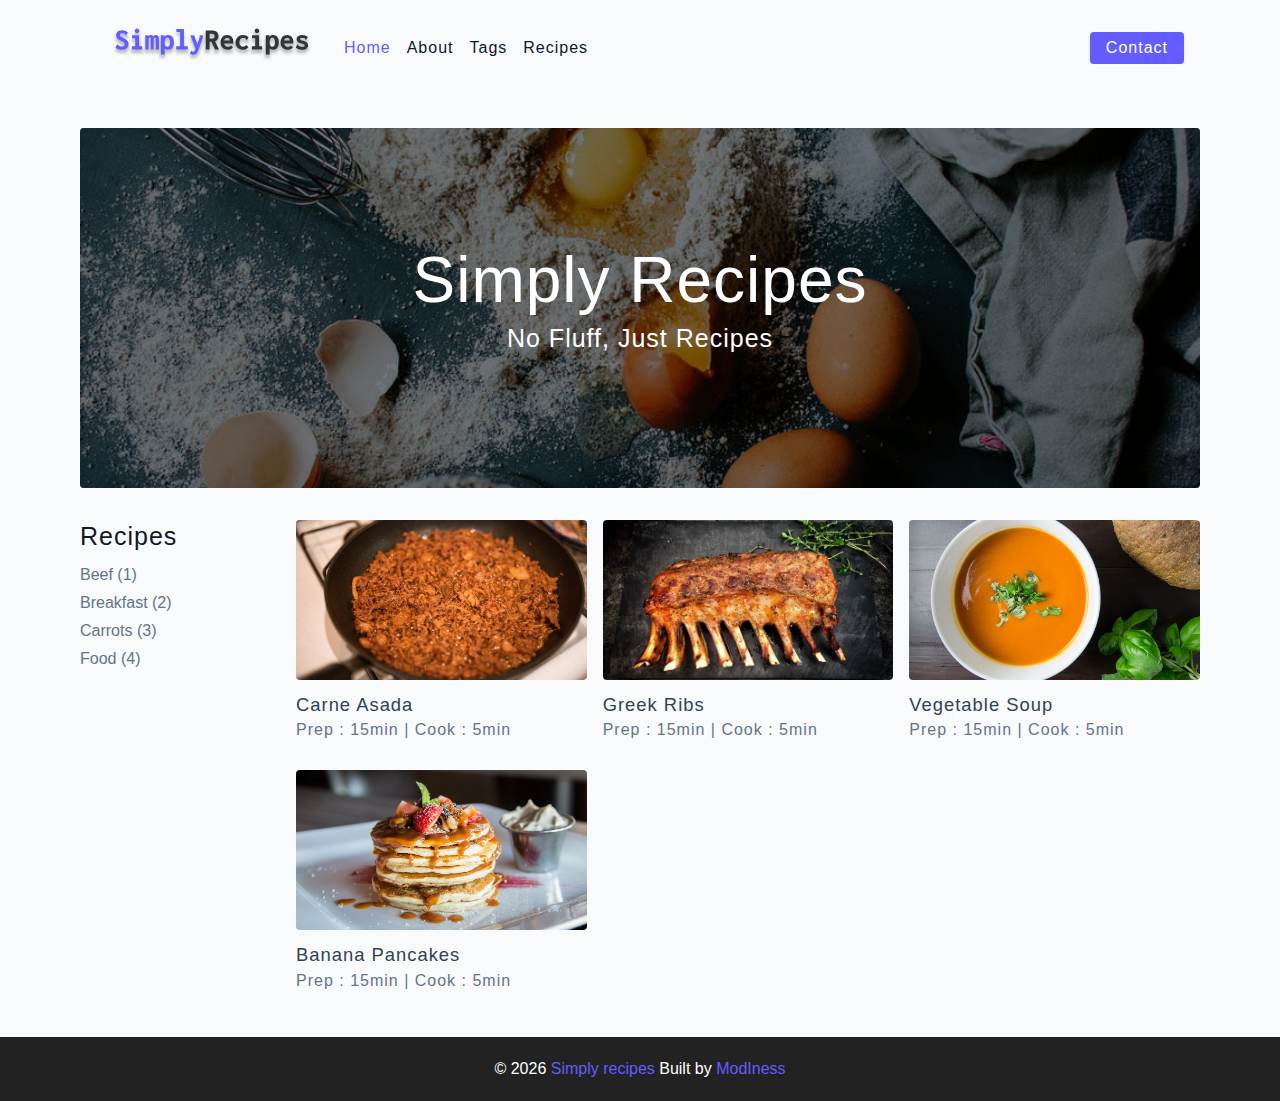
<file: index.html>
<!DOCTYPE html>
<html lang="en">
  <head>
    <meta charset="UTF-8" />
    <meta http-equiv="X-UA-Compatible" content="IE=edge" />
    <meta name="viewport" content="width=device-width, initial-scale=1.0" />
    <title>Simply Recipes</title>
    <!-- favicon -->
    <link rel="shortcut icon" href="./assets/favicon.ico" type="image/x-icon" />
    <!-- normalize -->
    <link rel="stylesheet" href="./css/normalize.css" />
    <!-- font-awesome -->
    <link
      rel="stylesheet"
      href="https://cdnjs.cloudflare.com/ajax/libs/font-awesome/5.14.0/css/all.min.css"
    />
    <!-- main css -->
    <link rel="stylesheet" href="./css/main.css" />
  </head>
  <body>
   <!-- nav -->
   <nav class="navbar">
    <div class="nav-center">
      <!-- header -->
      <div class="nav-header">
        <a href="index.html" class="logo">
          <img src="./assets/logo.svg" alt="simply recipes">
        </a>
        <button type="button" class="btn nav-btn">
          <i class="fas fa-align-justify"></i>
        </button>
      </div>
      <!-- links -->
      <div class="nav-links">
        <a href="index.html" class="nav-link active">home</a>
        <a href="about.html" class="nav-link">about</a>
        <a href="tags.html" class="nav-link">tags</a>
        <a href="recipes.html" class="nav-link">recipes</a>
        <div class="nav-link contact-link">
          <a href="contact.html" class="btn">contact</a>
        </div>
      </div>
    </div>
   </nav>
   <!-- end of nav -->
   <!-- main -->
   <main class="page">
    <!-- header -->
    <header class="hero">
      <div class="hero-container">
        <div class="hero-text">
          <h1>simply recipes</h1>
          <h4>no fluff, just recipes</h4>
        </div>
      </div>
    </header>
    <!-- end of header -->
    <!-- recipes container-->
    <section class="recipes-container">
      <!-- tag container -->
      <div class="tags-container">
        <h4>recipes</h4>
        <div class="tags-list">
          <a href="tag-template.html"> Beef (1)</a>
          <a href="tag-template.html"> Breakfast (2)</a>
          <a href="tag-template.html"> Carrots (3)</a>
          <a href="tag-template.html"> Food (4)</a>
        </div>
      </div>
      <!-- end of tag container -->

      <!-- recipes list -->
      <div class="recipes-list">
        <!-- single recipe -->
        <a href="single-recipe.html" class="recipe">
          <img src="./assets/recipes/recipe-1.jpeg" alt="food"
          class="img recipe-img">
          <h5>carne asada</h5>
          <p>Prep : 15min | Cook : 5min</p>
        </a>
        <!-- end of single recipe -->
        <!-- single recipe -->
        <a href="single-recipe.html" class="recipe">
          <img src="./assets/recipes/recipe-2.jpeg" alt="food"
          class="img recipe-img">
          <h5>greek ribs</h5>
          <p>Prep : 15min | Cook : 5min</p>
        </a>
        <!-- end of single recipe -->
        <!-- single recipe -->
        <a href="single-recipe.html" class="recipe">
          <img src="./assets/recipes/recipe-3.jpeg" alt="food"
          class="img recipe-img">
          <h5>vegetable soup</h5>
          <p>Prep : 15min | Cook : 5min</p>
        </a>
        <!-- end of single recipe -->
        <!-- single recipe -->
        <a href="single-recipe.html" class="recipe">
          <img src="./assets/recipes/recipe-4.jpeg" alt="food"
          class="img recipe-img">
          <h5>banana pancakes</h5>
          <p>Prep : 15min | Cook : 5min</p>
        </a>
        <!-- end of single recipe -->
        
      </div>
      <!-- end of recipes list -->
    </section>

    <!-- end of recipes container-->
   </main>
   <!-- end of main -->
   <!-- footer -->
   <footer class="page-footer">
    <p>
      &copy; <span id="date"></span>
      <a href="index.html">
        <span class="footer-logo"> Simply recipes</span>
      </a>
      Built by <a href="https://github.com/modinessa">ModIness</a>
    </p>
   </footer>
   <!-- end of footer -->
    <script src="./js/app.js"></script>
  </body>
</html>
</file>
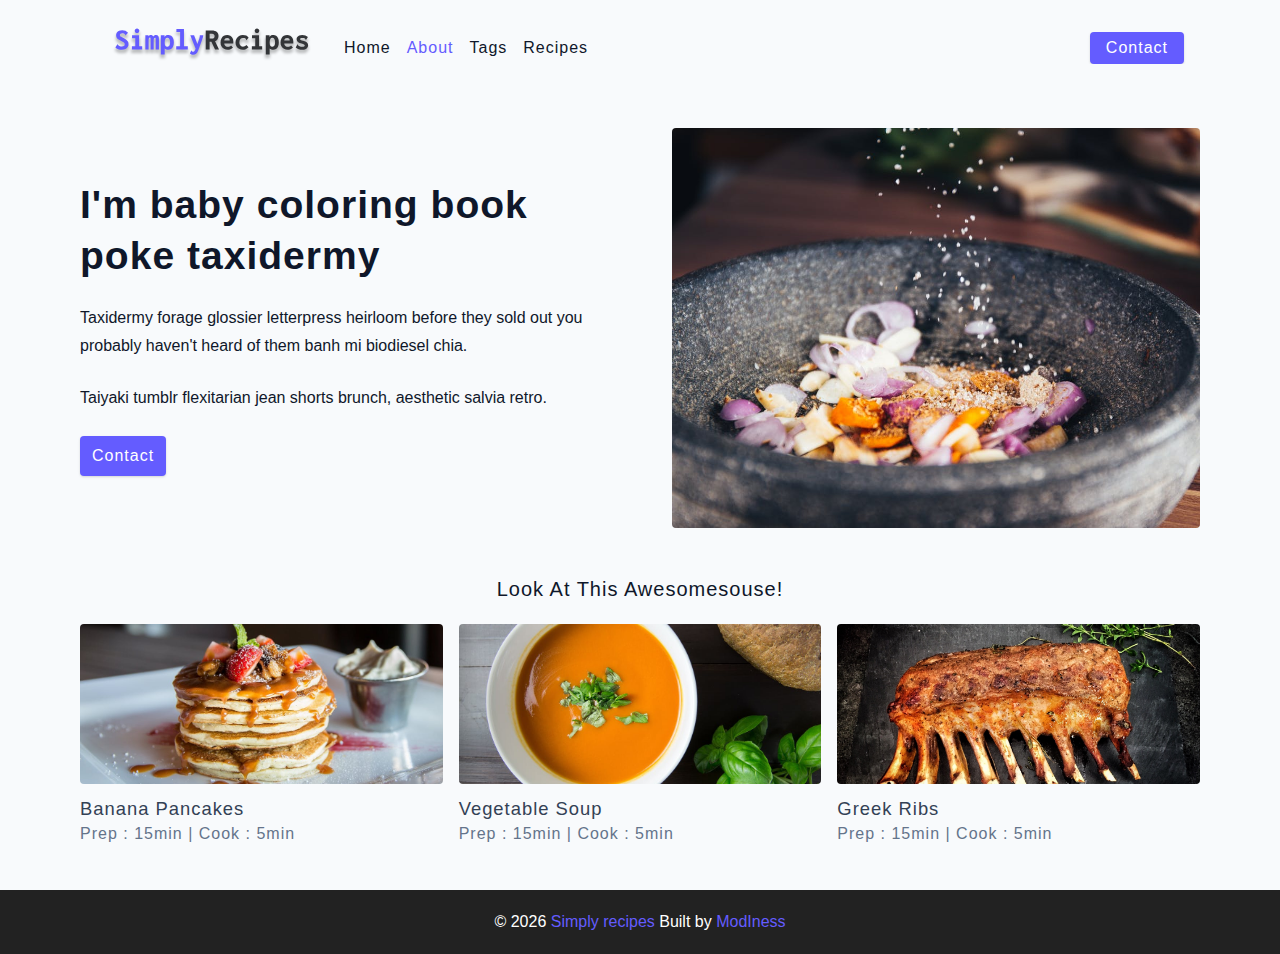
<file: about.html>
<!DOCTYPE html>
<html lang="en">
  <head>
    <meta charset="UTF-8" />
    <meta http-equiv="X-UA-Compatible" content="IE=edge" />
    <meta name="viewport" content="width=device-width, initial-scale=1.0" />
    <title>About</title>
    <!-- favicon -->
    <link rel="shortcut icon" href="./assets/favicon.ico" type="image/x-icon" />
    <!-- normalize -->
    <link rel="stylesheet" href="./css/normalize.css" />
    <!-- font-awesome -->
    <link
      rel="stylesheet"
      href="https://cdnjs.cloudflare.com/ajax/libs/font-awesome/5.14.0/css/all.min.css"
    />
    <!-- main css -->
    <link rel="stylesheet" href="./css/main.css" />
  </head>
  <body>
   <!-- nav -->
   <nav class="navbar">
    <div class="nav-center">
      <!-- header -->
      <div class="nav-header">
        <a href="index.html" class="logo">
          <img src="./assets/logo.svg" alt="simply recipes">
        </a>
        <button type="button" class="btn nav-btn">
          <i class="fas fa-align-justify"></i>
        </button>
      </div>
      <!-- links -->
      <div class="nav-links">
        <a href="index.html" class="nav-link">home</a>
        <a href="about.html" class="nav-link active">about</a>
        <a href="tags.html" class="nav-link">tags</a>
        <a href="recipes.html" class="nav-link">recipes</a>
        <div class="nav-link contact-link">
          <a href="contact.html" class="btn">contact</a>
        </div>
      </div>
    </div>
   </nav>
   <!-- end of nav -->
   <!-- main -->
   <main class="page">
    <section class="about-page">
      <article>
        <h2>I'm baby coloring book poke taxidermy</h2>
        <p>
          Taxidermy forage glossier letterpress heirloom before they sold out
            you probably haven't heard of them banh mi biodiesel chia.
        </p>
        <p>
          Taiyaki tumblr flexitarian jean shorts brunch, aesthetic salvia
            retro.
        </p>
        <a href="contact.html" class="btn">contact</a>
      </article>
      <img src="./assets/about.jpeg" alt="salt" class="img about-img">
    </section>
    <section class="featured-recipes">
      <h5 class="featured-title">look at this awesomesouse!</h5>
      <!-- recipes list -->
      <div class="recipes-list">
        <!-- single recipe -->
        <a href="single-recipe.html" class="recipe">
          <img src="./assets/recipes/recipe-4.jpeg" alt="food"
          class="img recipe-img">
          <h5>banana pancakes</h5>
          <p>Prep : 15min | Cook : 5min</p>
        </a>
        <!-- end of single recipe -->
        <!-- single recipe -->
        <a href="single-recipe.html" class="recipe">
          <img src="./assets/recipes/recipe-3.jpeg" alt="food"
          class="img recipe-img">
          <h5>vegetable soup</h5>
          <p>Prep : 15min | Cook : 5min</p>
        </a>
        <!-- end of single recipe -->
        <!-- single recipe -->
        <a href="single-recipe.html" class="recipe">
          <img src="./assets/recipes/recipe-2.jpeg" alt="food"
          class="img recipe-img">
          <h5>greek ribs</h5>
          <p>Prep : 15min | Cook : 5min</p>
        </a>
        <!-- end of single recipe -->
        
      </div>
      <!-- end of recipes list -->
    </section>
   </main>
   <!-- end of main -->
   <!-- footer -->
   <footer class="page-footer">
    <p>
      &copy; <span id="date"></span>
      <a href="index.html">
        <span class="footer-logo"> Simply recipes</span>
      </a>
      Built by <a href="https://github.com/modinessa">ModIness</a>
    </p>
   </footer>
   <!-- end of footer -->
    <script src="./js/app.js"></script>
  </body>
</html>
</file>
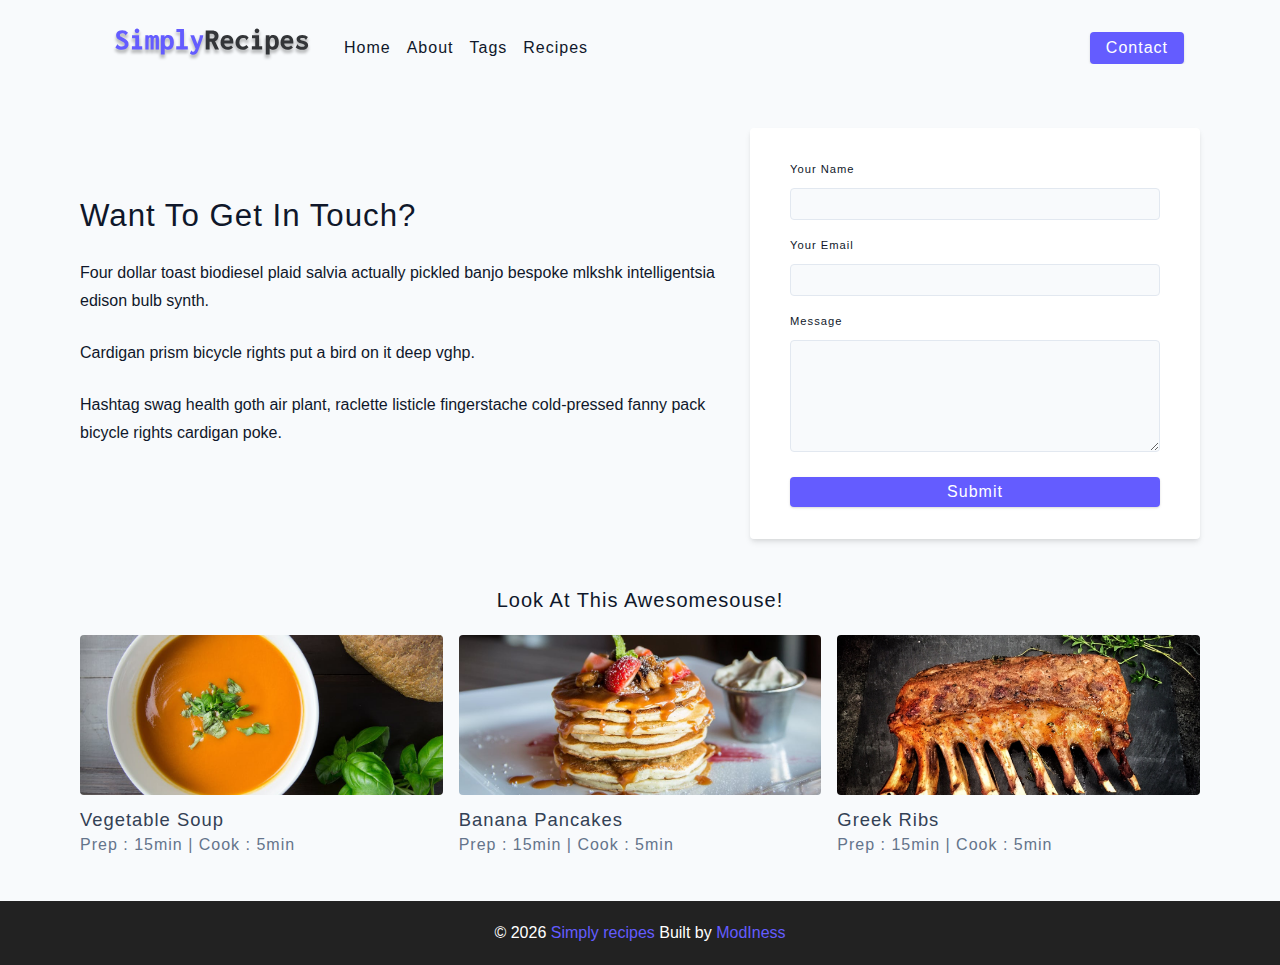
<file: contact.html>
<!DOCTYPE html>
<html lang="en">
  <head>
    <meta charset="UTF-8" />
    <meta http-equiv="X-UA-Compatible" content="IE=edge" />
    <meta name="viewport" content="width=device-width, initial-scale=1.0" />
    <title>Contact</title>
    <!-- favicon -->
    <link rel="shortcut icon" href="./assets/favicon.ico" type="image/x-icon" />
    <!-- normalize -->
    <link rel="stylesheet" href="./css/normalize.css" />
    <!-- font-awesome -->
    <link
      rel="stylesheet"
      href="https://cdnjs.cloudflare.com/ajax/libs/font-awesome/5.14.0/css/all.min.css"
    />
    <!-- main css -->
    <link rel="stylesheet" href="./css/main.css" />
  </head>
  <body>
   <!-- nav -->
   <nav class="navbar">
    <div class="nav-center">
      <!-- header -->
      <div class="nav-header">
        <a href="index.html" class="logo">
          <img src="./assets/logo.svg" alt="simply recipes">
        </a>
        <button type="button" class="btn nav-btn">
          <i class="fas fa-align-justify"></i>
        </button>
      </div>
      <!-- links -->
      <div class="nav-links">
        <a href="index.html" class="nav-link">home</a>
        <a href="about.html" class="nav-link">about</a>
        <a href="tags.html" class="nav-link">tags</a>
        <a href="recipes.html" class="nav-link">recipes</a>
        <div class="nav-link contact-link">
          <a href="contact.html" class="btn">contact</a>
        </div>
      </div>
    </div>
   </nav>
   <!-- end of nav -->
   <!-- main -->
   <main class="page">
    <section class="contact-container">
      <article class="contact-info">
        <h3>Want To Get In Touch?</h3>
        <p>Four dollar toast biodiesel plaid salvia actually pickled banjo
          bespoke mlkshk intelligentsia edison bulb synth.</p>
        <p>Cardigan prism bicycle rights put a bird on it deep vghp.</p>
        <p>Hashtag swag health goth air plant, raclette listicle
          fingerstache cold-pressed fanny pack bicycle rights cardigan poke.</p>
      </article>
      <article>
        <form class="form contact-form">
          <!-- single form row-->
          <div class="form-row">
            <label for="name" class="form-label">your name</label>
            <input type="text" name="name" id="name" class="form-input">
          </div>
          <!-- end of single form row-->
          <!-- single form row-->
          <div class="form-row">
            <label for="email" class="form-label">your email</label>
            <input type="text" name="email" id="email" class="form-input">
          </div>
          <!-- end of single form row-->
          <!-- single form row-->
          <div class="form-row">
            <label for="message" class="form-label">message</label>
            <textarea name="message" id="message" class="form-textarea"></textarea>
          </div>
          <!-- end of single form row-->
          <button type="submit" class="btn btn-block">submit</button>
        </form>
      </article>
    </section>
    <section class="featured-recipes">
      <h5 class="featured-title">look at this awesomesouse!</h5>
      <!-- recipes list -->
      <div class="recipes-list">
        <!-- single recipe -->
        <a href="single-recipe.html" class="recipe">
          <img src="./assets/recipes/recipe-3.jpeg" alt="food"
          class="img recipe-img">
          <h5>vegetable soup</h5>
          <p>Prep : 15min | Cook : 5min</p>
        </a>
        <!-- end of single recipe -->
        <!-- single recipe -->
        <a href="single-recipe.html" class="recipe">
          <img src="./assets/recipes/recipe-4.jpeg" alt="food"
          class="img recipe-img">
          <h5>banana pancakes</h5>
          <p>Prep : 15min | Cook : 5min</p>
        </a>
        <!-- end of single recipe -->
        <!-- single recipe -->
        <a href="single-recipe.html" class="recipe">
          <img src="./assets/recipes/recipe-2.jpeg" alt="food"
          class="img recipe-img">
          <h5>greek ribs</h5>
          <p>Prep : 15min | Cook : 5min</p>
        </a>
        <!-- end of single recipe -->
        
      </div>
      <!-- end of recipes list -->
    </section>
   </main>
   <!-- end of main -->
   <!-- footer -->
   <footer class="page-footer">
    <p>
      &copy; <span id="date"></span>
      <a href="index.html">
        <span class="footer-logo"> Simply recipes</span>
      </a>
      Built by <a href="https://github.com/modinessa">ModIness</a>
    </p>
   </footer>
   <!-- end of footer -->
    <script src="./js/app.js"></script>
  </body>
</html>
</file>
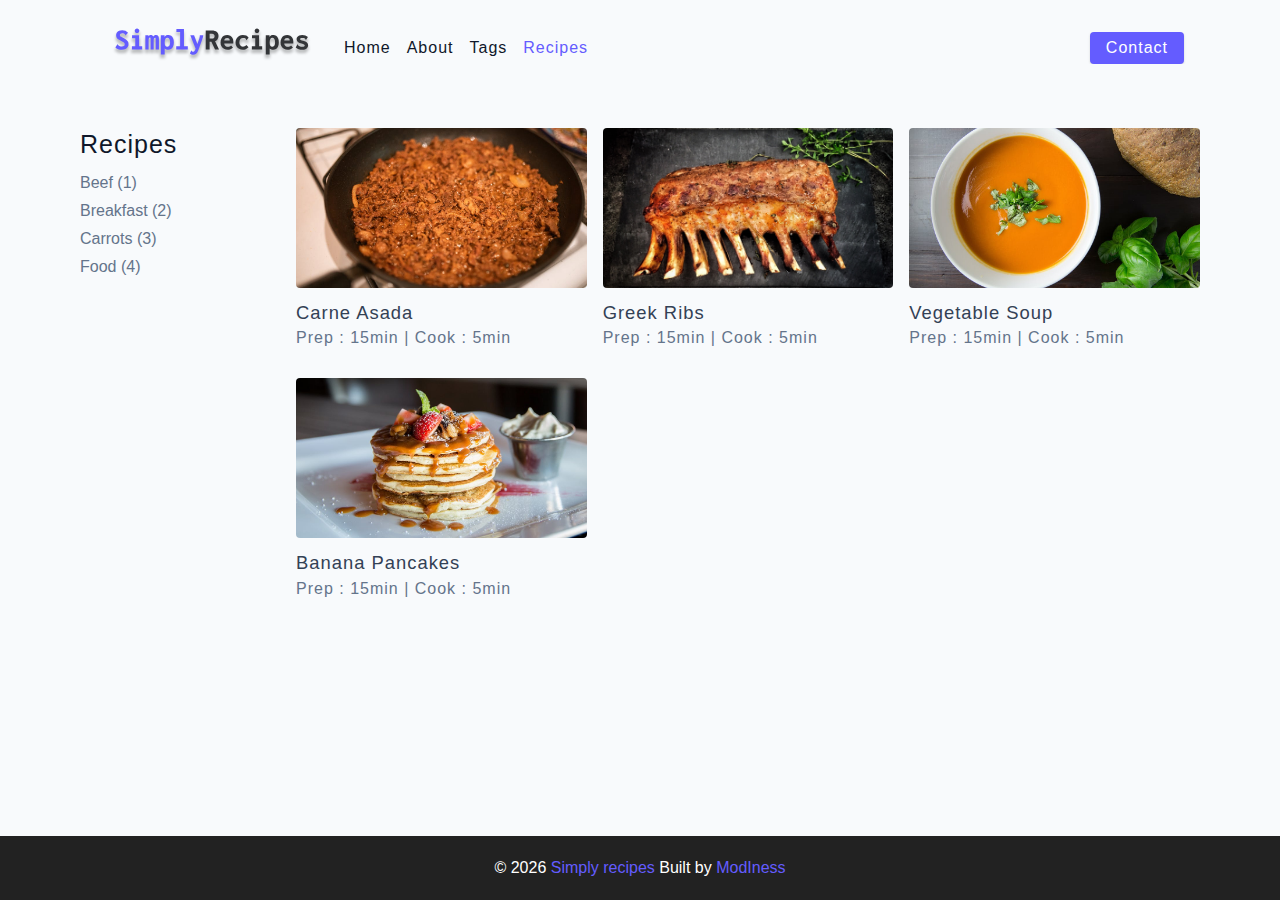
<file: recipes.html>
<!DOCTYPE html>
<html lang="en">
  <head>
    <meta charset="UTF-8" />
    <meta http-equiv="X-UA-Compatible" content="IE=edge" />
    <meta name="viewport" content="width=device-width, initial-scale=1.0" />
    <title>Recipes</title>
    <!-- favicon -->
    <link rel="shortcut icon" href="./assets/favicon.ico" type="image/x-icon" />
    <!-- normalize -->
    <link rel="stylesheet" href="./css/normalize.css" />
    <!-- font-awesome -->
    <link
      rel="stylesheet"
      href="https://cdnjs.cloudflare.com/ajax/libs/font-awesome/5.14.0/css/all.min.css"
    />
    <!-- main css -->
    <link rel="stylesheet" href="./css/main.css" />
  </head>
  <body>
   <!-- nav -->
   <nav class="navbar">
    <div class="nav-center">
      <!-- header -->
      <div class="nav-header">
        <a href="index.html" class="logo">
          <img src="./assets/logo.svg" alt="simply recipes">
        </a>
        <button type="button" class="btn nav-btn">
          <i class="fas fa-align-justify"></i>
        </button>
      </div>
      <!-- links -->
      <div class="nav-links">
        <a href="index.html" class="nav-link">home</a>
        <a href="about.html" class="nav-link">about</a>
        <a href="tags.html" class="nav-link">tags</a>
        <a href="recipes.html" class="nav-link active">recipes</a>
        <div class="nav-link contact-link">
          <a href="contact.html" class="btn">contact</a>
        </div>
      </div>
    </div>
   </nav>
   <!-- end of nav -->
   <!-- main -->
   <main class="page">
    <!-- recipes container-->
    <section class="recipes-container">
      <!-- tag container -->
      <div class="tags-container">
        <h4>recipes</h4>
        <div class="tags-list">
          <a href="tag-template.html"> Beef (1)</a>
          <a href="tag-template.html"> Breakfast (2)</a>
          <a href="tag-template.html"> Carrots (3)</a>
          <a href="tag-template.html"> Food (4)</a>
        </div>
      </div>
      <!-- end of tag container -->

      <!-- recipes list -->
      <div class="recipes-list">
        <!-- single recipe -->
        <a href="single-recipe.html" class="recipe">
          <img src="./assets/recipes/recipe-1.jpeg" alt="food"
          class="img recipe-img">
          <h5>carne asada</h5>
          <p>Prep : 15min | Cook : 5min</p>
        </a>
        <!-- end of single recipe -->
        <!-- single recipe -->
        <a href="single-recipe.html" class="recipe">
          <img src="./assets/recipes/recipe-2.jpeg" alt="food"
          class="img recipe-img">
          <h5>greek ribs</h5>
          <p>Prep : 15min | Cook : 5min</p>
        </a>
        <!-- end of single recipe -->
        <!-- single recipe -->
        <a href="single-recipe.html" class="recipe">
          <img src="./assets/recipes/recipe-3.jpeg" alt="food"
          class="img recipe-img">
          <h5>vegetable soup</h5>
          <p>Prep : 15min | Cook : 5min</p>
        </a>
        <!-- end of single recipe -->
        <!-- single recipe -->
        <a href="single-recipe.html" class="recipe">
          <img src="./assets/recipes/recipe-4.jpeg" alt="food"
          class="img recipe-img">
          <h5>banana pancakes</h5>
          <p>Prep : 15min | Cook : 5min</p>
        </a>
        <!-- end of single recipe -->
        
      </div>
      <!-- end of recipes list -->
    </section>

    <!-- end of recipes container-->
   </main>
   <!-- end of main -->
   <!-- footer -->
   <footer class="page-footer">
    <p>
      &copy; <span id="date"></span>
      <a href="index.html">
        <span class="footer-logo"> Simply recipes</span>
      </a>
      Built by <a href="https://github.com/modinessa">ModIness</a>
    </p>
   </footer>
   <!-- end of footer -->
    <script src="./js/app.js"></script>
  </body>
</html>
</file>
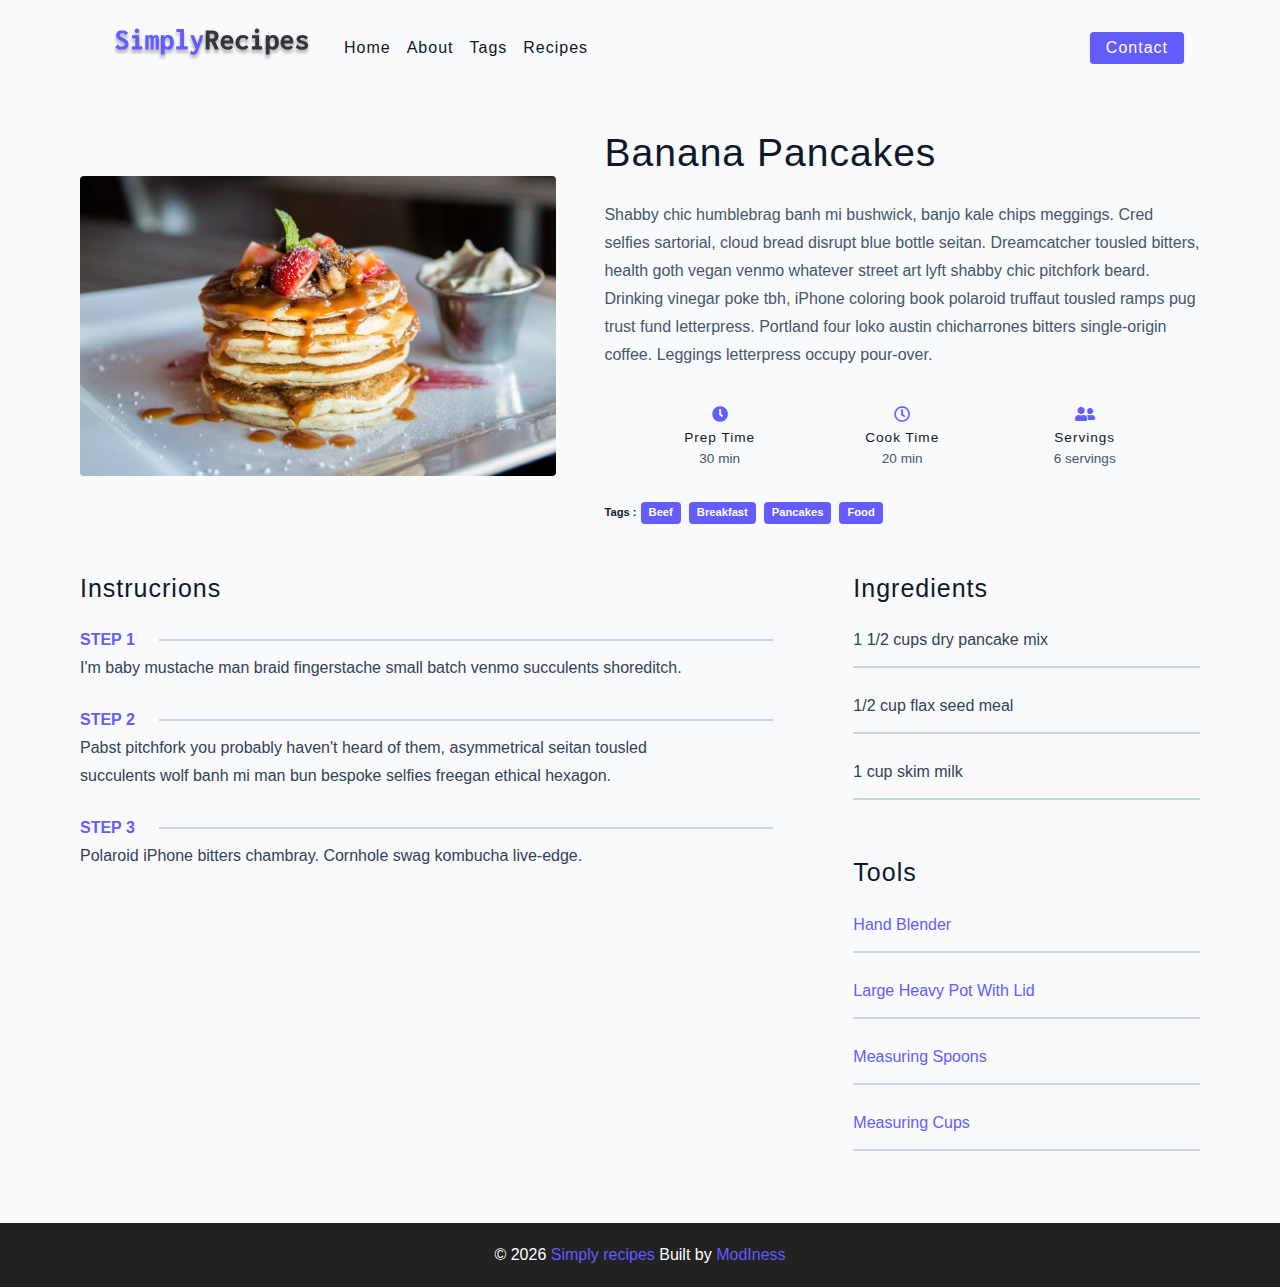
<file: single-recipe.html>
<!DOCTYPE html>
<html lang="en">
  <head>
    <meta charset="UTF-8" />
    <meta http-equiv="X-UA-Compatible" content="IE=edge" />
    <meta name="viewport" content="width=device-width, initial-scale=1.0" />
    <title>Single Recipe</title>
    <!-- favicon -->
    <link rel="shortcut icon" href="./assets/favicon.ico" type="image/x-icon" />
    <!-- normalize -->
    <link rel="stylesheet" href="./css/normalize.css" />
    <!-- font-awesome -->
    <link
      rel="stylesheet"
      href="https://cdnjs.cloudflare.com/ajax/libs/font-awesome/5.14.0/css/all.min.css"
    />
    <!-- main css -->
    <link rel="stylesheet" href="./css/main.css" />
  </head>
  <body>
   <!-- nav -->
   <nav class="navbar">
    <div class="nav-center">
      <!-- header -->
      <div class="nav-header">
        <a href="index.html" class="logo">
          <img src="./assets/logo.svg" alt="simply recipes">
        </a>
        <button type="button" class="btn nav-btn">
          <i class="fas fa-align-justify"></i>
        </button>
      </div>
      <!-- links -->
      <div class="nav-links">
        <a href="index.html" class="nav-link">home</a>
        <a href="about.html" class="nav-link">about</a>
        <a href="tags.html" class="nav-link">tags</a>
        <a href="recipes.html" class="nav-link">recipes</a>
        <div class="nav-link contact-link">
          <a href="contact.html" class="btn">contact</a>
        </div>
      </div>
    </div>
   </nav>
   <!-- end of nav -->
   <!-- main -->
   <main class="page">
    <div class="recipe-page">
      <section class="recipe-hero">
        <img src="./assets/recipes/recipe-4.jpeg" class="img recipe-hero-img" alt="pankakes">
        <article>
          <h2>banana pancakes</h2>
          <p>Shabby chic humblebrag banh mi bushwick, banjo kale chips meggings.
             Cred selfies sartorial, cloud bread disrupt blue bottle seitan.
              Dreamcatcher tousled bitters, health goth vegan venmo whatever 
              street art lyft shabby chic pitchfork beard. Drinking vinegar poke tbh, 
              iPhone coloring book polaroid truffaut tousled ramps pug trust fund letterpress. 
              Portland four loko austin chicharrones bitters single-origin coffee. Leggings
               letterpress occupy pour-over.</p>
               <!-- recipe icons-->
               <div class="recipe-icons">
                <!-- single recipe icon -->
                <article>
                  <i class="fas fa-clock"></i>
                  <h5>prep time</h5>
                  <p>30 min</p>
                </article>
                <!-- single recipe icon -->
                <article>
                  <i class="far fa-clock"></i>
                  <h5>cook time</h5>
                  <p>20 min</p>
                </article>
                <!-- single recipe icon -->
                <article>
                  <i class="fas fa-user-friends"></i>
                  <h5>servings</h5>
                  <p>6 servings</p>
                </article>
               </div>
               <!-- recipe tags-->
               <div class="recipe-tags">
                Tags : 
                <a href="tag-template.html">beef</a>
                <a href="tag-template.html">breakfast</a>
                <a href="tag-template.html">pancakes</a>
                <a href="tag-template.html">food</a>
               </div>
        </article>
      </section>
      <!-- recipe content-->
      <section class="recipe-content">
        <article>
          <h4>instrucrions</h4>
          <!-- single instruction -->
          <div class="single-instruction">
            <header>
              <p>step 1</p>
              <div></div>
            </header>
              <p>I'm baby mustache man braid fingerstache 
                small batch venmo succulents shoreditch.</p>
          </div>
          <!-- end of single instruction -->
          <!-- single instruction -->
          <div class="single-instruction">
            <header>
              <p>step 2</p>
              <div></div>
            </header>
              <p>Pabst pitchfork you probably haven't heard of them, asymmetrical seitan tousled
                 succulents wolf banh mi man bun bespoke selfies freegan ethical hexagon.</p>
          </div>
          <!-- end of single instruction -->
          <!-- single instruction -->
          <div class="single-instruction">
            <header>
              <p>step 3</p>
              <div></div>
            </header>
              <p>
                Polaroid iPhone bitters chambray. Cornhole swag kombucha live-edge.
              </p>
          </div>
          <!-- end of single instruction -->
        </article>
        <article class="second-column">
          <div>
            <h4>ingredients</h4>
            <p class="single-ingredient">
              1 1/2 cups dry pancake mix
            </p>
            <p class="single-ingredient">
              1/2 cup flax seed meal
            </p>
            <p class="single-ingredient">
              1 cup skim milk
            </p>
          </div>
          <div>
            <h4>tools</h4>
            <p class="single-tool">Hand Blender</p>
            <p class="single-tool">Large Heavy Pot With Lid</p>
            <p class="single-tool">Measuring Spoons</p>
            <p class="single-tool">Measuring Cups</p>
          </div>
        </article>
      </section>
     </main>
    </div>
   <!-- end of main -->
   <!-- footer -->
   <footer class="page-footer">
    <p>
      &copy; <span id="date"></span>
      <a href="index.html">
        <span class="footer-logo"> Simply recipes</span>
      </a>
      Built by <a href="https://github.com/modinessa">ModIness</a>
    </p>
   </footer>
   <!-- end of footer -->
    <script src="./js/app.js"></script>
  </body>
</html>
</file>
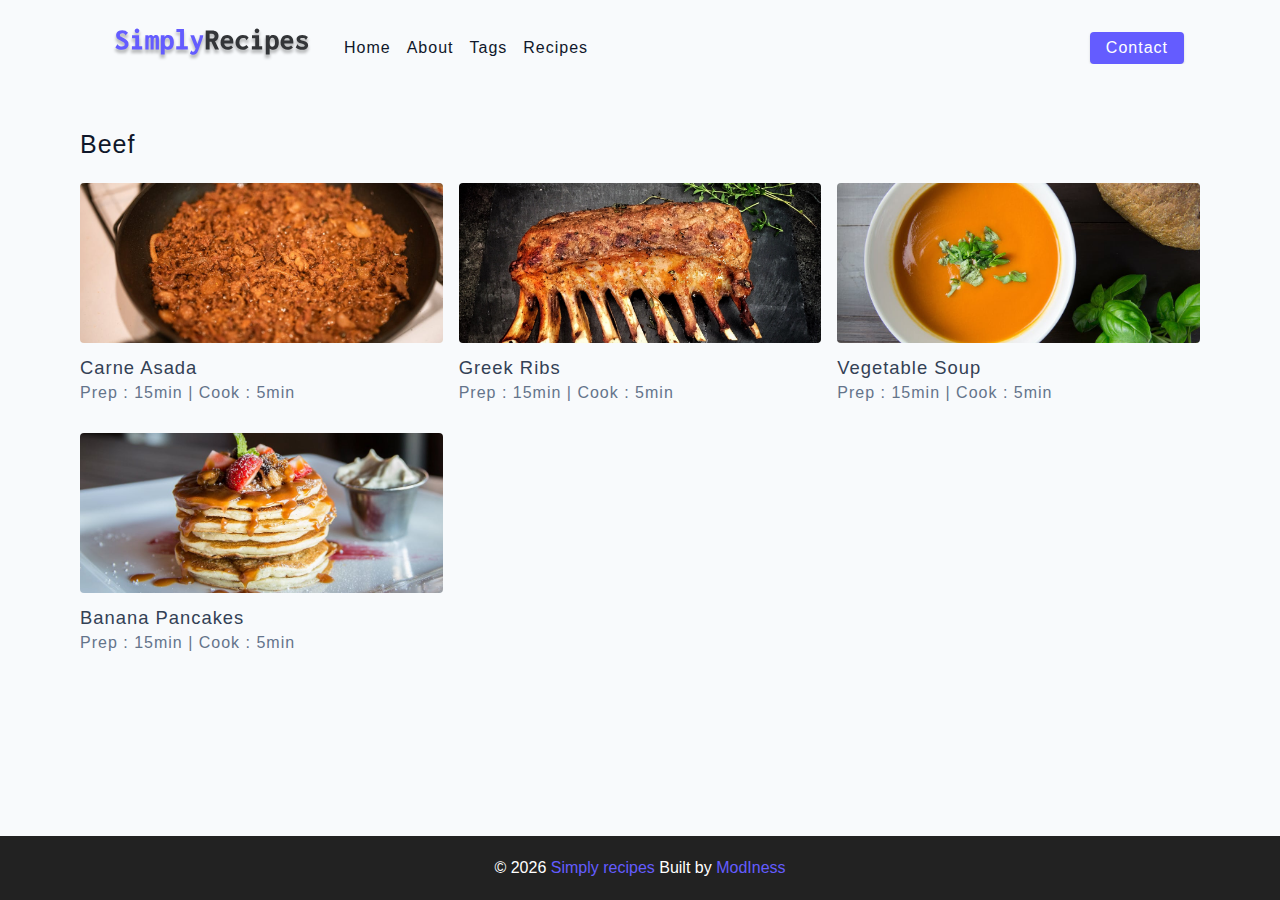
<file: tag-template.html>
<!DOCTYPE html>
<html lang="en">
  <head>
    <meta charset="UTF-8" />
    <meta http-equiv="X-UA-Compatible" content="IE=edge" />
    <meta name="viewport" content="width=device-width, initial-scale=1.0" />
    <title>Beef</title>
    <!-- favicon -->
    <link rel="shortcut icon" href="./assets/favicon.ico" type="image/x-icon" />
    <!-- normalize -->
    <link rel="stylesheet" href="./css/normalize.css" />
    <!-- font-awesome -->
    <link
      rel="stylesheet"
      href="https://cdnjs.cloudflare.com/ajax/libs/font-awesome/5.14.0/css/all.min.css"
    />
    <!-- main css -->
    <link rel="stylesheet" href="./css/main.css" />
  </head>
  <body>
   <!-- nav -->
   <nav class="navbar">
    <div class="nav-center">
      <!-- header -->
      <div class="nav-header">
        <a href="index.html" class="logo">
          <img src="./assets/logo.svg" alt="simply recipes">
        </a>
        <button type="button" class="btn nav-btn">
          <i class="fas fa-align-justify"></i>
        </button>
      </div>
      <!-- links -->
      <div class="nav-links">
        <a href="index.html" class="nav-link">home</a>
        <a href="about.html" class="nav-link">about</a>
        <a href="tags.html" class="nav-link">tags</a>
        <a href="recipes.html" class="nav-link">recipes</a>
        <div class="nav-link contact-link">
          <a href="contact.html" class="btn">contact</a>
        </div>
      </div>
    </div>
   </nav>
   <!-- end of nav -->
   <!-- main -->
   <main class="page">
    <div>
      <h4>beef</h4>
      <!-- recipes list -->
      <div class="recipes-list">
        <!-- single recipe -->
        <a href="single-recipe.html" class="recipe">
          <img src="./assets/recipes/recipe-1.jpeg" alt="food"
          class="img recipe-img">
          <h5>carne asada</h5>
          <p>Prep : 15min | Cook : 5min</p>
        </a>
        <!-- end of single recipe -->
        <!-- single recipe -->
        <a href="single-recipe.html" class="recipe">
          <img src="./assets/recipes/recipe-2.jpeg" alt="food"
          class="img recipe-img">
          <h5>greek ribs</h5>
          <p>Prep : 15min | Cook : 5min</p>
        </a>
        <!-- end of single recipe -->
        <!-- single recipe -->
        <a href="single-recipe.html" class="recipe">
          <img src="./assets/recipes/recipe-3.jpeg" alt="food"
          class="img recipe-img">
          <h5>vegetable soup</h5>
          <p>Prep : 15min | Cook : 5min</p>
        </a>
        <!-- end of single recipe -->
        <!-- single recipe -->
        <a href="single-recipe.html" class="recipe">
          <img src="./assets/recipes/recipe-4.jpeg" alt="food"
          class="img recipe-img">
          <h5>banana pancakes</h5>
          <p>Prep : 15min | Cook : 5min</p>
        </a>
        <!-- end of single recipe -->
        
      </div>
      <!-- end of recipes list -->
    </div>

   </main>
   <!-- end of main -->
   <!-- footer -->
   <footer class="page-footer">
    <p>
      &copy; <span id="date"></span>
      <a href="index.html">
        <span class="footer-logo"> Simply recipes</span>
      </a>
      Built by <a href="https://github.com/modinessa">ModIness</a>
    </p>
   </footer>
   <!-- end of footer -->
    <script src="./js/app.js"></script>
  </body>
</html>
</file>
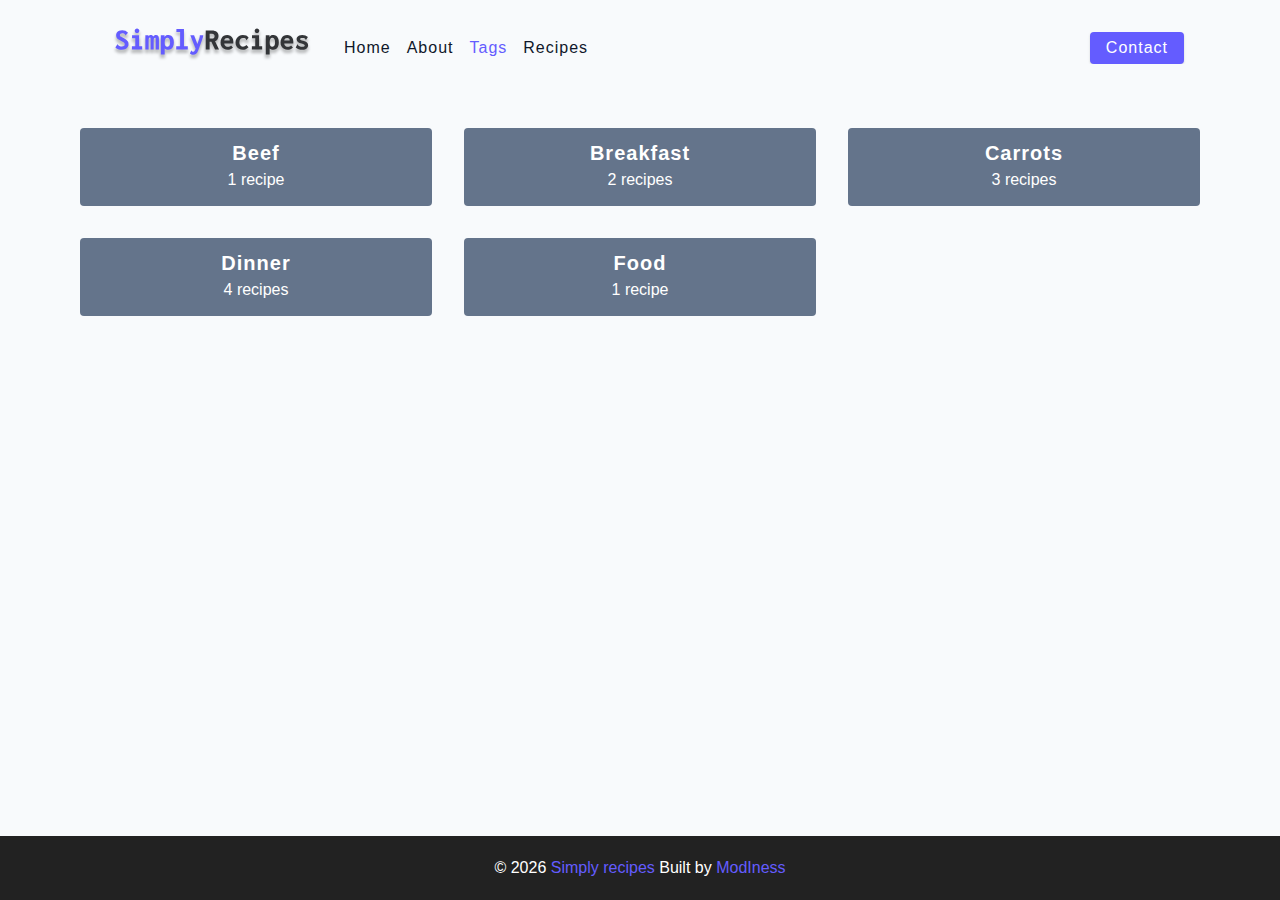
<file: tags.html>
<!DOCTYPE html>
<html lang="en">
  <head>
    <meta charset="UTF-8" />
    <meta http-equiv="X-UA-Compatible" content="IE=edge" />
    <meta name="viewport" content="width=device-width, initial-scale=1.0" />
    <title>Tags</title>
    <!-- favicon -->
    <link rel="shortcut icon" href="./assets/favicon.ico" type="image/x-icon" />
    <!-- normalize -->
    <link rel="stylesheet" href="./css/normalize.css" />
    <!-- font-awesome -->
    <link
      rel="stylesheet"
      href="https://cdnjs.cloudflare.com/ajax/libs/font-awesome/5.14.0/css/all.min.css"
    />
    <!-- main css -->
    <link rel="stylesheet" href="./css/main.css" />
  </head>
  <body>
   <!-- nav -->
   <nav class="navbar">
    <div class="nav-center">
      <!-- header -->
      <div class="nav-header">
        <a href="index.html" class="logo">
          <img src="./assets/logo.svg" alt="simply recipes">
        </a>
        <button type="button" class="btn nav-btn">
          <i class="fas fa-align-justify"></i>
        </button>
      </div>
      <!-- links -->
      <div class="nav-links">
        <a href="index.html" class="nav-link">home</a>
        <a href="about.html" class="nav-link">about</a>
        <a href="tags.html" class="nav-link active">tags</a>
        <a href="recipes.html" class="nav-link">recipes</a>
        <div class="nav-link contact-link">
          <a href="contact.html" class="btn">contact</a>
        </div>
      </div>
    </div>
   </nav>
   <!-- end of nav -->
   <!-- main -->
   <main class="page">
    <section class="tags-wrapper">
      <!-- single tag -->
      <a href="tag-template.html" class="tag">
        <h5>beef</h5>
        <p>1 recipe</p>
      </a>
      <!-- end ofsingle tag -->
      <!-- single tag -->
      <a href="tag-template.html" class="tag">
        <h5>breakfast</h5>
        <p>2 recipes</p>
      </a>
      <!-- end ofsingle tag -->
      <!-- single tag -->
      <a href="tag-template.html" class="tag">
        <h5>Carrots</h5>
        <p>3 recipes</p>
      </a>
      <!-- end ofsingle tag -->
      <!-- single tag -->
      <a href="tag-template.html" class="tag">
        <h5>dinner</h5>
        <p>4 recipes</p>
      </a>
      <!-- end ofsingle tag -->
      <!-- single tag -->
      <a href="tag-template.html" class="tag">
        <h5>food</h5>
        <p>1 recipe</p>
      </a>
      <!-- end ofsingle tag -->
    </section>
   </main>
   <!-- end of main -->
   <!-- footer -->
   <footer class="page-footer">
    <p>
      &copy; <span id="date"></span>
      <a href="index.html">
        <span class="footer-logo"> Simply recipes</span>
      </a>
      Built by <a href="https://github.com/modinessa">ModIness</a>
    </p>
   </footer>
   <!-- end of footer -->
    <script src="./js/app.js"></script>
  </body>
</html>
</file>
<file: css/main.css>
*,
::after,
::before {
  box-sizing: border-box;
}
/* fonts */

@import url('https://fonts.googleapis.com/css2?family=Roboto:wght@400;500;600&family=Montserrat&display=swap');
html {
  font-size: 100%;
} /*16px*/

:root {
  /* colors */
  --primary-100: #e2e0ff;
  --primary-200: #c1beff;
  --primary-300: #a29dff;
  --primary-400: #837dff;
  --primary-500: #645cff;
  --primary-600: #504acc;
  --primary-700: #3c3799;
  --primary-800: #282566;
  --primary-900: #141233;

  /* grey */
  --grey-50: #f8fafc;
  --grey-100: #f1f5f9;
  --grey-200: #e2e8f0;
  --grey-300: #cbd5e1;
  --grey-400: #94a3b8;
  --grey-500: #64748b;
  --grey-600: #475569;
  --grey-700: #334155;
  --grey-800: #1e293b;
  --grey-900: #0f172a;
  /* rest of the colors */
  --black: #222;
  --white: #fff;
  --red-light: #f8d7da;
  --red-dark: #842029;
  --green-light: #d1e7dd;
  --green-dark: #0f5132;

  /* fonts  */
  --headingFont: 'Roboto', sans-serif;
  --bodyFont: 'Nunito', sans-serif;
  --smallText: 0.7em;
  /* rest of the vars */
  --backgroundColor: var(--grey-50);
  --textColor: var(--grey-900);
  --borderRadius: 0.25rem;
  --letterSpacing: 1px;
  --transition: 0.3s ease-in-out all;
  --max-width: 1120px;
  --fixed-width: 600px;

  /* box shadow*/
  --shadow-1: 0 1px 3px 0 rgba(0, 0, 0, 0.1), 0 1px 2px 0 rgba(0, 0, 0, 0.06);
  --shadow-2: 0 4px 6px -1px rgba(0, 0, 0, 0.1),
    0 2px 4px -1px rgba(0, 0, 0, 0.06);
  --shadow-3: 0 10px 15px -3px rgba(0, 0, 0, 0.1),
    0 4px 6px -2px rgba(0, 0, 0, 0.05);
  --shadow-4: 0 20px 25px -5px rgba(0, 0, 0, 0.1),
    0 10px 10px -5px rgba(0, 0, 0, 0.04);
}

body {
  background: var(--backgroundColor);
  font-family: var(--bodyFont);
  font-weight: 400;
  line-height: 1.75;
  color: var(--textColor);
}

p {
  margin-top: 0;
  margin-bottom: 1.5rem;
  max-width: 40em;
}

h1,
h2,
h3,
h4,
h5 {
  margin: 0;
  margin-bottom: 1.38rem;
  font-family: var(--headingFont);
  font-weight: 400;
  line-height: 1.3;
  text-transform: capitalize;
  letter-spacing: var(--letterSpacing);
}

h1 {
  margin-top: 0;
  font-size: 3.052rem;
}

h2 {
  font-size: 2.441rem;
}

h3 {
  font-size: 1.953rem;
}

h4 {
  font-size: 1.563rem;
}

h5 {
  font-size: 1.25rem;
}

small,
.text-small {
  font-size: var(--smallText);
}

a {
  text-decoration: none;
}
ul {
  list-style-type: none;
  padding: 0;
}

.img {
  width: 100%;
  display: block;
  object-fit: cover;
}
/* buttons */

.btn {
  cursor: pointer;
  color: var(--white);
  background: var(--primary-500);
  border: transparent;
  border-radius: var(--borderRadius);
  letter-spacing: var(--letterSpacing);
  padding: 0.375rem 0.75rem;
  box-shadow: var(--shadow-1);
  transition: var(--transtion);
  text-transform: capitalize;
  display: inline-block;
}
.btn:hover {
  background: var(--primary-700);
  box-shadow: var(--shadow-3);
}
.btn-hipster {
  color: var(--primary-500);
  background: var(--primary-200);
}
.btn-hipster:hover {
  color: var(--primary-200);
  background: var(--primary-700);
}
.btn-block {
  width: 100%;
} 

a.active {
  color: var(--primary-500);
}

/* alerts */
.alert {
  padding: 0.375rem 0.75rem;
  margin-bottom: 1rem;
  border-color: transparent;
  border-radius: var(--borderRadius);
}

.alert-danger {
  color: var(--red-dark);
  background: var(--red-light);
}
.alert-success {
  color: var(--green-dark);
  background: var(--green-light);
}
/* form */

.form {
  width: 90vw;
  max-width: var(--fixed-width);
  background: var(--white);
  border-radius: var(--borderRadius);
  box-shadow: var(--shadow-2);
  padding: 2rem 2.5rem;
  margin: 3rem auto;
}
.form-label {
  display: block;
  font-size: var(--smallText);
  margin-bottom: 0.5rem;
  text-transform: capitalize;
  letter-spacing: var(--letterSpacing);
}
.form-input,
.form-textarea {
  width: 100%;
  padding: 0.375rem 0.75rem;
  border-radius: var(--borderRadius);
  background: var(--backgroundColor);
  border: 1px solid var(--grey-200);
}

.form-row {
  margin-bottom: 1rem;
}

.form-textarea {
  height: 7rem;
}
::placeholder {
  font-family: inherit;
  color: var(--grey-400);
}
.form-alert {
  color: var(--red-dark);
  letter-spacing: var(--letterSpacing);
  text-transform: capitalize;
}
/* alert */

@keyframes spinner {
  to {
    transform: rotate(360deg);
  }
}

.loading {
  width: 6rem;
  height: 6rem;
  border: 5px solid var(--grey-400);
  border-radius: 50%;
  border-top-color: var(--primary-500);
  animation: spinner 0.6s linear infinite;
}
.loading {
  margin: 0 auto;
}
/* title */

.title {
  text-align: center;
}

.title-underline {
  background: var(--primary-500);
  width: 7rem;
  height: 0.25rem;
  margin: 0 auto;
  margin-top: -1rem;
}

/*
=============== 
Navbar
===============
*/

.navbar{
  display: flex;
  justify-content: center;
  align-items: center;
}

.nav-center{
  width: 90vw;
  max-width: var(--max-width);
}
 .nav-header {
  height: 6rem;
  display: flex;
  justify-content: space-between;
  align-items: center;
 }

 .nav-logo {
  display: flex;
  align-items: center;
 }

 .nav-header img{
  width: 200px;
 }

 .nav-btn {
  display: flex;
  align-items: center;
  padding: 0.25rem 0.75rem;
 }

 .nav-btn i {
  font-size: 1.25rem;
 }

 .nav-links {
  display: flex;
  flex-direction: column;
  height: 0;
  overflow: hidden;
  transition: var(--transition);
 }

 .show-links {
  height: 310px;
 }

 .nav-link {
  display: block;
  text-align: center;
  text-transform: capitalize;
  color: var(--grey-900);
  letter-spacing: var(--letterSpacing);
  padding: 1rem 0;
  border-top: 1px solid var(--grey-500);
  transition: var(--transition);
 }

 .nav-link:hover {
  color: var(--primary-500);
 }

 .contact-link .btn{
  padding: 0.15rem 1rem;
 }

 @media screen and (min-width: 992px) { 
  .nav-btn {
    display: none;
  }

  .navbar {
    height: 6rem;
    display: flex;
  }

  .nav-center {
    display: flex ;
    align-items: center;
  }

  .nav-header {
    height: auto;
    margin: 2rem;
  }

  .nav-links {
    height: auto;
    flex-direction: row;
    align-items: center;
    width: 100%;
  }

  .nav-link {
    padding: 0;
    border-top: none;
    margin-right: 1rem;
    font-size: 1rem;
  }
  .contact-link {
    margin-left: auto;
  }

 }

 /*
=============== 
Page
===============
*/
.page {
  width: 90vw;
  max-width: var(--max-width);
  margin: 0 auto;
  padding-top: 2rem;
  min-height: calc(100vh - (6rem + 4rem));
}

/*
=============== 
Footer
===============
*/
.page-footer {
  height: 4rem;
  text-align: center;
  background: var(--black);
  color: var(--white);
  display: flex;
  justify-content: center;
  align-items: center;
}

.page-footer p {
  margin-bottom: 0;
}

.footer-logo,
.page-footer a {
  color: var(--primary-500);
}

/*
=============== 
Hero
===============
*/
.hero {
  height: 40vh;
  background: url('../assets/main.jpeg') center/cover no-repeat;
  margin-bottom:  2rem;
  border-radius: var(--borderRadius);
  position: relative;
}

.hero-container {
  position: absolute;
  width: 100%;
  height: 100%;
  top: 0;
  left: 0;
  background: rgba(0, 0, 0, 0.4);
  border-radius: var(--borderRadius);
  display: flex;
  justify-content: center;
  align-items: center;
}

.hero-text {
  text-align: center;
  color: var(--white);
}

@media screen and (min-width: 768px) {
  .hero-text h1 {
    font-size: 4rem;
    margin-bottom: 0;
  }
  
}

/*
=============== 
Recipes
===============
*/
.recipes-container {
  display: grid;
  gap: 2rem 1rem;
}

.tags-container {
  order: 1;
  display: flex;
  flex-direction: column;
  padding-bottom: 3rem;
}

.recipes-list {
  display: grid;
  gap: 2rem 1rem;
  padding-bottom: 3rem;;
}

.tags-container h4 {
  margin-bottom: 0.5rem;
  font-weight: 500;
}

.tags-list {
  display: grid;
  grid-template-columns:  1fr 1fr 1fr;
}

.tags-list a {
  text-transform: capitalize;
  display: block;
  color: var(--grey-500);
  transition: var(--transition);
}

.tags-list a:hover {
  color: var(--primary-500);
}

.recipe {
  display: block;
}

.recipe-img {
  height: 15rem;
  border-radius: var(--borderRadius);
  margin-bottom: 1rem;
}

.recipe h5 {
  margin-bottom: 0;
  line-height: 1;
  color: var(--grey-700)
}

.recipe p {
  margin-bottom: 0;
  line-height: 1;
  margin-top: 0.5rem;
  color: var(--grey-500);
  letter-spacing: var(--letterSpacing);
}

@media screen and (min-width: 576px) {
  .recipes-list {
    grid-template-columns: 1fr 1fr;
  }
  .recipe-img {
    height: 10rem;
  }
}
@media screen and (min-width: 992px) {
  .recipes-container {
    grid-template-columns: 200px 1fr;
  }
  .recipe p {
    font-size: 0,85rem;
  }
  .tags-container {
    order:0
  }
  .tags-list {
    grid-template-columns: 1fr;
  }
}
@media screen and (min-width: 1200px) {
  .recipes-list {
    grid-template-columns: 1fr 1fr 1fr;
  }
  .recipe h5 {
    font-size: 1.15rem;
  }
  
}

/*
=============== 
Error
===============
*/
.error-page {
  text-align: center;
  padding-top: 5rem;
}

.error-page h1 {
  font-size: 9rem;
}


/*
=============== 
About
===============
*/
.about-page h2 {
  text-transform: none;
  font-weight: bold;
}
.about-page {
  display: grid;
  gap: 2rem 4rem;
  padding-bottom: 3rem;
}
.about-img {
  border-radius: var(--borderRadius);
  height: 300px;
}

@media screen and (min-width:992px) {
  .about-page {
    grid-template-columns: 1fr 1fr;
    grid-template-rows: 400px;
    align-items: center;
  }
  .about-img {
    height: 100%;
  }
  
}

.featured-title {
  text-align: center;
}

/*
=============== 
Conract Page
===============
*/
.contact-form {
  width: 100%;
  margin: 0;
}
.contact-container {
  display: grid;
  gap: 2rem 3 rem;
  padding-bottom: 3rem;
}

@media screen and (min-width:992px) {
  .contact-container {
    grid-template-columns: 1fr 450px;
    align-items: center;
  }
  
}

/*
=============== 
Tags Page
===============
*/
.tags-wrapper {
  display: grid;
  gap: 2rem;
  padding-bottom: 3rem;
}

.tag {
background: var(--grey-500);
border-radius: var(--borderRadius);
color: var(--white);
transition: var(--transition);
text-align: center;
padding: 0.75rem 0;
}

.tag:hover {
  background: var(--primary-500);
}

.tag h5,
.tag p {
margin-bottom: 0;
}

.tag h5 {
  font-weight: 600;
}

@media screen and (min-width:576px) {
  .tags-wrapper {
    grid-template-columns: 1fr 1fr;
  }
}

@media screen and (min-width:992px) {
  .tags-wrapper {
    grid-template-columns: repeat(3, 1fr);
  }
}


/*
=============== 
Single RecipePage
===============
*/
.recipe-hero {
  display: grid;
  gap: 3rem;
}

.recipe-hero-img {
  height: 300px;
  border-radius: var(--borderRadius);
}
.recipe-hero p {
  color: var(--grey-600);
}
.recipe-icons {
  display: grid;
  grid-template-columns: repeat(3, 1fr);
  gap: 1rem;
  margin: 2rem;
  text-align: center;
}

.recipe-icons i {
  font-size: 1rem;
  color: var(--primary-500);
}

.recipe-icons h5,
.recipe-icons p {
  margin-bottom: 0;
  font-size: 0.85rem;
}

.recipe-icons p {
  color: var(--grey-600);
}

.recipe-tags {
  display: flex;
  align-items: center;
  flex-wrap: wrap;
  font-size: 0.7em;
  font-weight: 600;
}

.recipe-tags a {
  background: var(--primary-500);
  border-radius: var(--borderRadius);
  color: var(--white);
  padding: 0.05rem 0.5rem;
  margin: 0 0.25rem;
  text-transform: capitalize;
}

@media screen and (min-width: 992px)  {
.recipe-hero {
  grid-template-columns: 4fr 5fr;
  align-items: center;
}
}

.recipe-content {
  padding: 3rem 0;
  display: grid;
  gap: 2rem 5rem;
}

@media screen and (min-width: 992px)  {
.recipe-content {
  grid-template-columns: 2fr 1fr;
}
}

.single-instruction header {
  display: grid;;
  grid-template-columns: auto 1fr;
  gap: 1.5rem;
  align-items: center;
}

.single-instruction header p {
  text-transform: uppercase;
  font-weight: 600;
  margin-bottom: 0;
  color: var(--primary-500)
}

.single-instruction > p {
  color: var(--grey-700)
}

.single-instruction header div {
  height: 2px;
  background: var(--grey-300);
}

.second-column {
  display: grid;
  gap: 2rem;
}

.single-ingredient,
.single-tool {
  border-bottom: 2px solid var(--grey-300);
  padding-bottom: 0.75rem;
}

.single-ingredient {
  color: var(--grey-700);
}
.single-tool {
  color: var(--primary-500);
  text-transform: capitalize;
}
</file>
